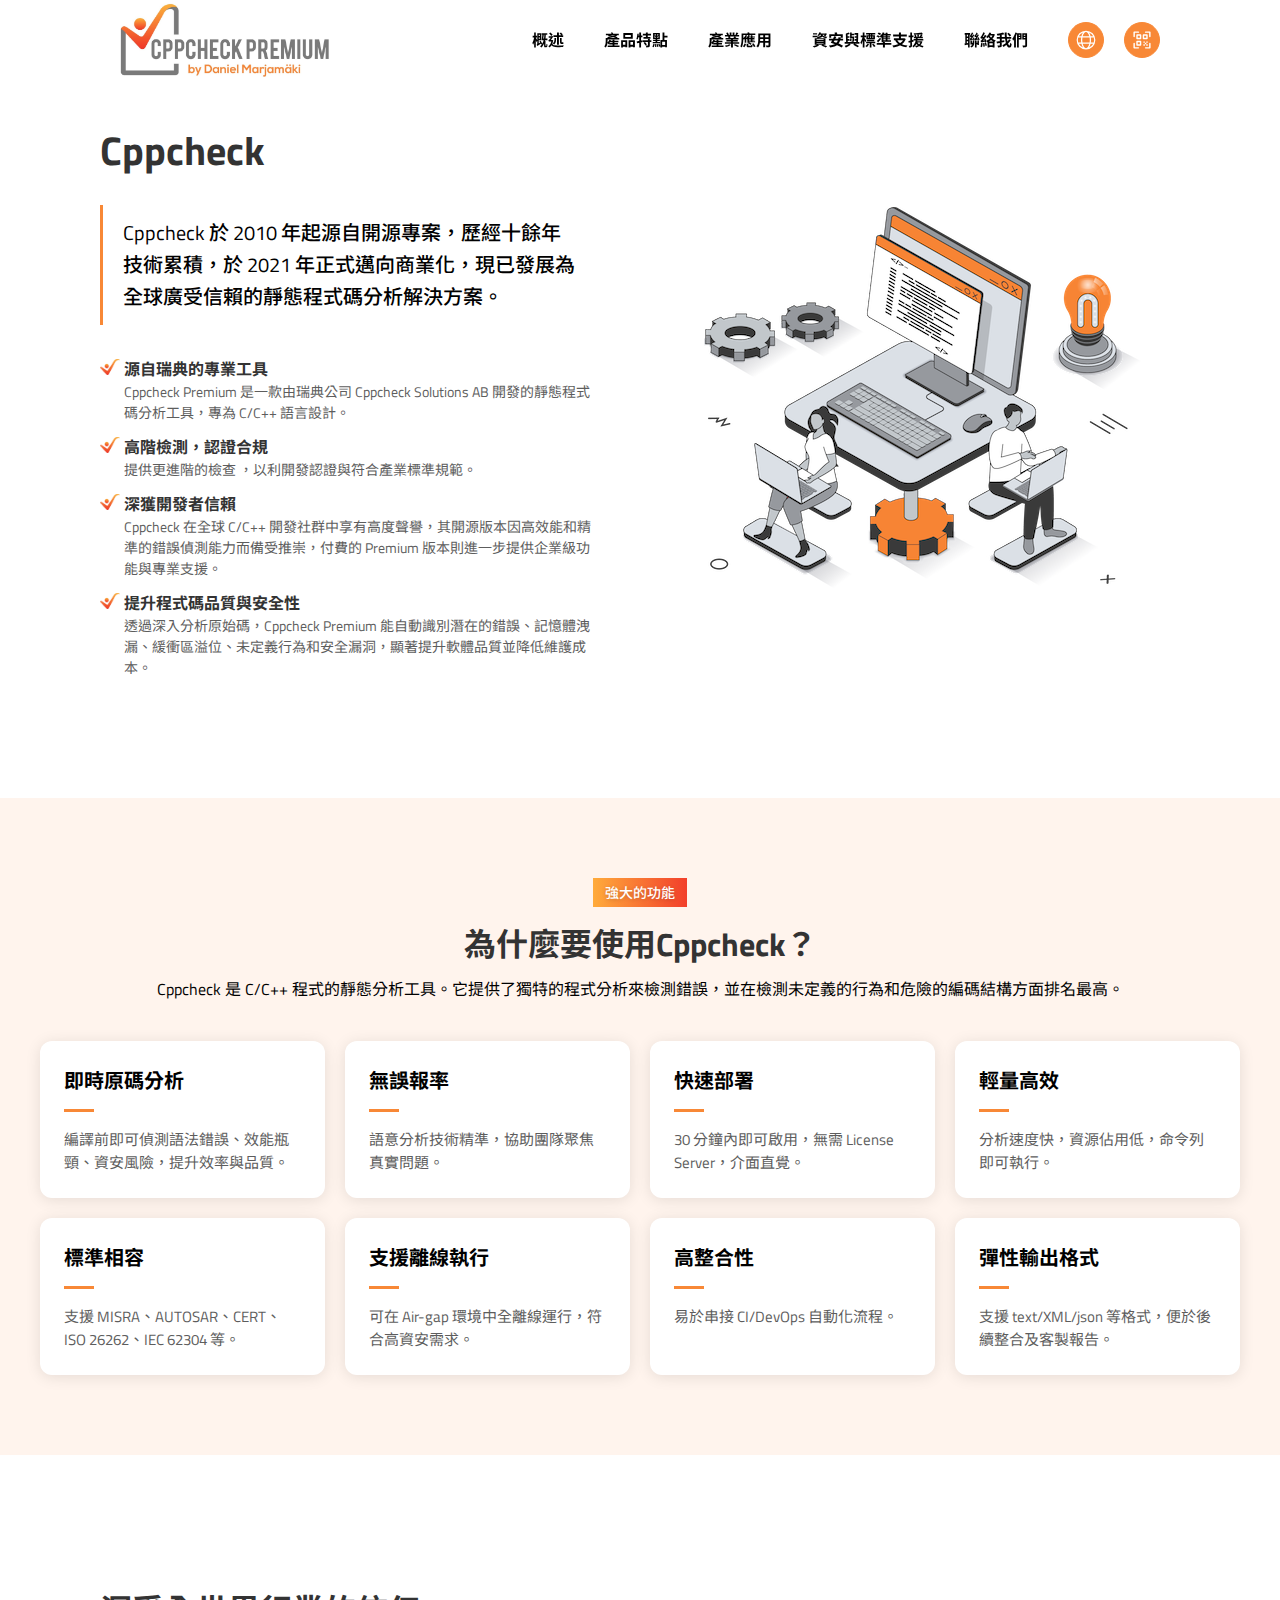
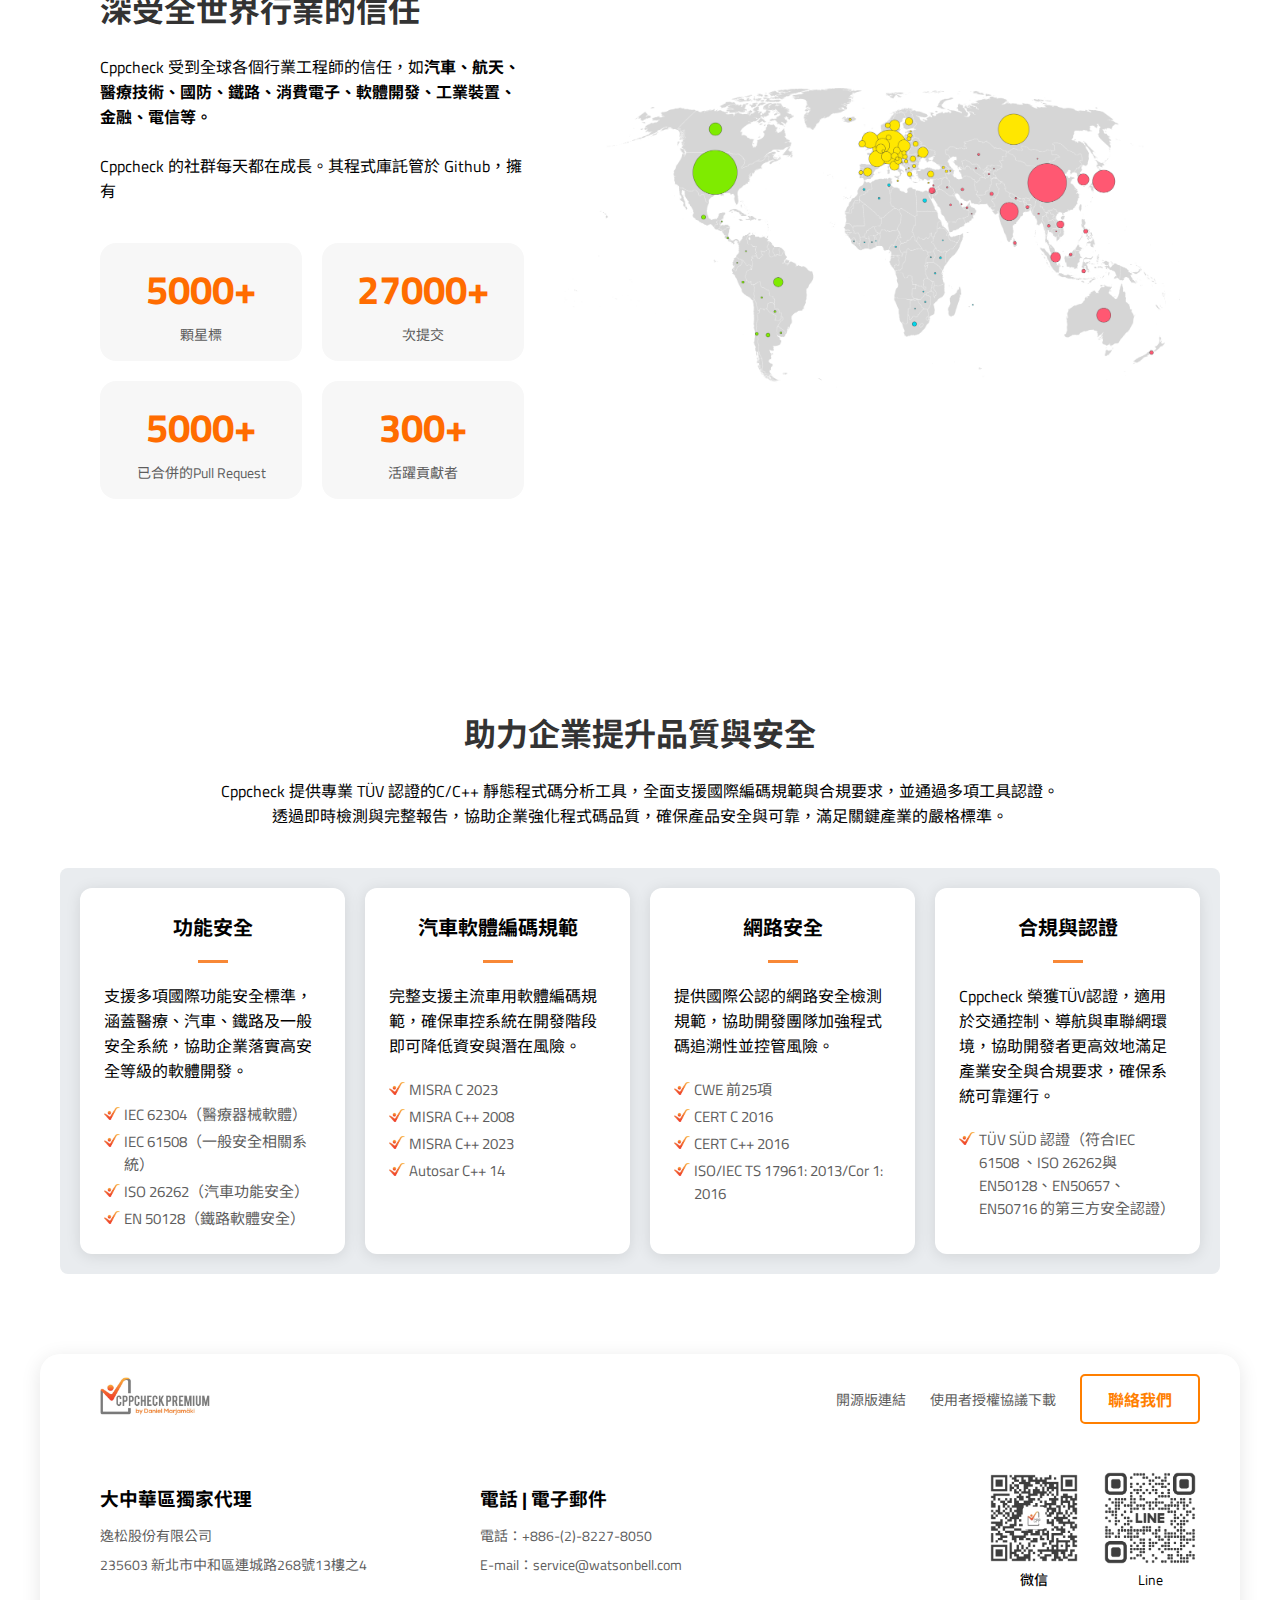
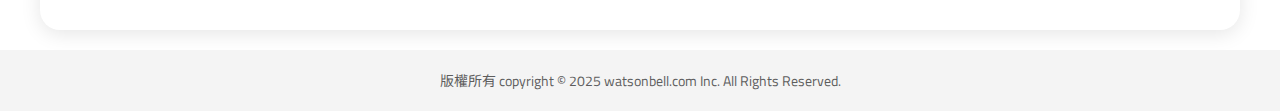
<file: index.html>
<!DOCTYPE html>
<html lang="zh-TW">
  <head>
    <meta charset="UTF-8" />
    <meta name="viewport" content="width=device-width, initial-scale=1.0" />
    <!-- 設定為響應式網頁-->
    <title>Cppcheck Premium</title>
    <meta property="og:title" content="Cppcheck｜C/C++ 程式碼靜態分析與合規工具" />
    <meta property="og:description" content="Cppcheck 是一款 C/C++ 程式碼靜態分析工具，用於程式缺陷檢測，支援 MISRA、AUTOSAR、CERT 規範，協助提升程式品質與安全性。" />
    <link rel="preconnect" href="https://fonts.googleapis.com">
<link rel="preconnect" href="https://fonts.gstatic.com" crossorigin>
<link href="https://fonts.googleapis.com/css2?family=Noto+Sans+TC:wght@100..900&family=Titillium+Web:ital,wght@0,200;0,300;0,400;0,600;0,700;0,900;1,200;1,300;1,400;1,600;1,700&display=swap" rel="stylesheet">
    <link rel="stylesheet" href="style.css" />
  </head>

  <body>
    <header>
      <h1><a href="./">Cppcheck Premium</a></h1>
      <nav>
        <ul>
          <li class="menu-close">
            <button>
              <svg
                height="329pt"
                viewBox="0 0 329.26933 329"
                width="329pt"
                xmlns="http://www.w3.org/2000/svg"
                id="fi_1828778"
              >
                <path
                  d="m194.800781 164.769531 128.210938-128.214843c8.34375-8.339844 8.34375-21.824219 0-30.164063-8.339844-8.339844-21.824219-8.339844-30.164063 0l-128.214844 128.214844-128.210937-128.214844c-8.34375-8.339844-21.824219-8.339844-30.164063 0-8.34375 8.339844-8.34375 21.824219 0 30.164063l128.210938 128.214843-128.210938 128.214844c-8.34375 8.339844-8.34375 21.824219 0 30.164063 4.15625 4.160156 9.621094 6.25 15.082032 6.25 5.460937 0 10.921875-2.089844 15.082031-6.25l128.210937-128.214844 128.214844 128.214844c4.160156 4.160156 9.621094 6.25 15.082032 6.25 5.460937 0 10.921874-2.089844 15.082031-6.25 8.34375-8.339844 8.34375-21.824219 0-30.164063zm0 0"
                ></path>
              </svg>
            </button>
          </li>
          <li><a href="#overview">概述</a></li>
          <li><a href="#features-wrap">產品特點</a></li>
          <li><a href="#industry">產業應用</a></li>
          <li><a href="#standards-wrap">資安與標準支援</a></li>
          <li><a href="./service-page.html">聯絡我們</a></li>
        </ul>
        <div class="header_btns">
        <div class="lang">
          <button class="lang_active header_btn">
            <svg
              xmlns="http://www.w3.org/2000/svg"
              width="512"
              height="512"
              viewBox="0 0 32 32"
              id="fi_3059430"
            >
              <g id="Layer_3" data-name="Layer 3">
                <path
                  d="M16,1A15,15,0,1,0,31,16,15.017,15.017,0,0,0,16,1Zm0,28c-2.065,0-4.227-2.662-5.3-7H21.3C20.227,26.338,18.065,29,16,29Zm-5.706-9a27.358,27.358,0,0,1,0-8H21.706A26.651,26.651,0,0,1,22,16a26.651,26.651,0,0,1-.294,4ZM3,16a12.94,12.94,0,0,1,.636-4h4.65a28.115,28.115,0,0,0,0,8H3.636A12.94,12.94,0,0,1,3,16ZM16,3c2.065,0,4.227,2.662,5.3,7H10.7C11.773,5.662,13.935,3,16,3Zm7.714,9h4.65a12.9,12.9,0,0,1,0,8h-4.65A28.351,28.351,0,0,0,24,16,28.351,28.351,0,0,0,23.714,12Zm3.807-2H23.354a16.766,16.766,0,0,0-2.567-6.075A13.063,13.063,0,0,1,27.521,10ZM11.213,3.925A16.766,16.766,0,0,0,8.646,10H4.479A13.063,13.063,0,0,1,11.213,3.925ZM4.479,22H8.646a16.766,16.766,0,0,0,2.567,6.075A13.063,13.063,0,0,1,4.479,22Zm16.308,6.075A16.766,16.766,0,0,0,23.354,22h4.167A13.063,13.063,0,0,1,20.787,28.075Z"
                ></path>
              </g>
            </svg>
          </button>
          <ul class="lang_list">
            <li><a href="" class="active">繁體中文</a></li>
            <li><a href="">简体中文</a></li>
            <li><a href="https://www.cppcheck.com/">English</a></li>
          </ul>
        </div>
        <div class="qrcode">
          <div class="qrcode_active header_btn">
            <svg clip-rule="evenodd" fill-rule="evenodd" height="512" stroke-linejoin="round" stroke-miterlimit="2" viewBox="0 0 28 28" width="512" xmlns="http://www.w3.org/2000/svg" id="fi_8618309"><g transform="translate(-168 -84)"><g id="Icon"><g transform="matrix(.5 0 0 .5 110.525 89.5)"><path d="m141 3c0-1.105-.895-2-2-2h-10c-1.105 0-2 .895-2 2v10c0 1.105.895 2 2 2h10c1.105 0 2-.895 2-2zm-4 2v6h-6v-6z"></path></g><g transform="translate(1 1)"><path d="m176 85h-6c-.552 0-1 .448-1 1v6c0 .552.448 1 1 1s1-.448 1-1v-5h5c.552 0 1-.448 1-1s-.448-1-1-1z"></path></g><g transform="matrix(-1 0 0 1 363 1)"><path d="m176 87h-5v5c0 .552-.448 1-1 1s-1-.448-1-1v-6c0-.552.448-1 1-1h6c.552 0 1 .448 1 1s-.448 1-1 1z"></path></g><g transform="matrix(-1 0 0 -1 363 195)"><path d="m176 85h-6c-.552 0-1 .448-1 1v6c0 .552.448 1 1 1s1-.448 1-1v-5h5c.552 0 1-.448 1-1s-.448-1-1-1z"></path></g><g transform="matrix(1 0 0 -1 1 195)"><path d="m176 87h-5v5c0 .552-.448 1-1 1s-1-.448-1-1v-6c0-.552.448-1 1-1h6c.552 0 1 .448 1 1s-.448 1-1 1z"></path></g><g transform="matrix(.5 0 0 .5 119.492 89.5)"><path d="m141 3c0-1.105-.895-2-2-2h-10c-1.105 0-2 .895-2 2v10c0 1.105.895 2 2 2h10c1.105 0 2-.895 2-2zm-4 2v6h-6v-6z"></path></g><g transform="matrix(.5 0 0 .5 110.5 98.5)"><path d="m141 3c0-1.105-.895-2-2-2h-10c-1.105 0-2 .895-2 2v10c0 1.105.895 2 2 2h10c1.105 0 2-.895 2-2zm-4 2v6h-6v-6z"></path></g><g transform="matrix(.2 0 0 .2 158.2 99.4)"><path d="m129 3h10v10h-10z"></path></g><g transform="matrix(.2 0 0 .2 162.208 103.4)"><path d="m129 3h10v10h-10z"></path></g><g transform="matrix(.2 0 0 .2 160.2 101.4)"><path d="m129 3h10v10h-10z"></path></g><g transform="matrix(.2 0 0 .2 158.192 103.4)"><path d="m129 3h10v10h-10z"></path></g><g transform="matrix(.2 0 0 .2 162.2 99.4)"><path d="m129 3h10v10h-10z"></path></g></g></g></svg>
          </div>
          <div class="qrcode_list">
            <div class="qrcode_list_inner">
              <div class="qrcode-item">
                <img src="./images/wechat.png" alt="">
                <p>微信</p>
              </div>
              <div class="qrcode-item">
                <img src="./images/line.png" alt="">
                <p>Line</p>
              </div>
            </div>
          </div>
        </div>
        <button class="menu header_btn">
          <svg
            height="384pt"
            viewBox="0 -53 384 384"
            width="384pt"
            xmlns="http://www.w3.org/2000/svg"
            id="fi_1828859"
          >
            <path
              d="m368 154.667969h-352c-8.832031 0-16-7.167969-16-16s7.167969-16 16-16h352c8.832031 0 16 7.167969 16 16s-7.167969 16-16 16zm0 0"
            ></path>
            <path
              d="m368 32h-352c-8.832031 0-16-7.167969-16-16s7.167969-16 16-16h352c8.832031 0 16 7.167969 16 16s-7.167969 16-16 16zm0 0"
            ></path>
            <path
              d="m368 277.332031h-352c-8.832031 0-16-7.167969-16-16s7.167969-16 16-16h352c8.832031 0 16 7.167969 16 16s-7.167969 16-16 16zm0 0"
            ></path>
          </svg>
        </button>

        </div>
      </nav>
    </header>

    <main>
      <!-- 概述 -->
      <section class="overview" id="overview">
        <div class="overview-text">
          <h2>Cppcheck</h2>
          <p>
            Cppcheck 於 2010 年起源自開源專案，歷經十餘年技術累積，於 2021 年正式邁向商業化，現已發展為全球廣受信賴的靜態程式碼分析解決方案。
          </p>
          <ul>
            <li>
              <strong>源自瑞典的專業工具</strong> <br />Cppcheck Premium 是一款由瑞典公司 Cppcheck Solutions AB 開發的靜態程式碼分析工具，專為 C/C++ 語言設計。
            </li>
            <li>
              <strong>高階檢測，認證合規</strong> <br />提供更進階的檢查 ，以利開發認證與符合產業標準規範。
            </li>
            <li>
              <strong>深獲開發者信賴</strong> <br />Cppcheck 在全球 C/C++ 開發社群中享有高度聲譽，其開源版本因高效能和精準的錯誤偵測能力而備受推崇，付費的 Premium 版本則進一步提供企業級功能與專業支援。
            </li>
            <li>
              <strong>提升程式碼品質與安全性</strong>
              <br />透過深入分析原始碼，Cppcheck Premium 能自動識別潛在的錯誤、記憶體洩漏、緩衝區溢位、未定義行為和安全漏洞，顯著提升軟體品質並降低維護成本。
            </li>
          </ul>
        </div>
        <div class="overview-image">
          <img
            src="images/Software programming_cppcheck_30p.png"
            alt="Cppcheck Tool"
          />
        </div>
      </section>

      <!-- 產品特點 -->
      <section class="features-wrap" id="features-wrap">
        <div class="features-title" id="features-title">
          <p class="features-subtitle">強大的功能</p>
          <h2>為什麼要使用Cppcheck？</h2>
          <p>
            Cppcheck 是 C/C++ 程式的靜態分析工具。它提供了獨特的程式分析來檢測錯誤，並在檢測未定義的行為和危險的編碼結構方面排名最高。
          </p>
        </div>
        <div class="features">
          <div class="feature">
            <h3>即時原碼分析</h3>
            <p>編譯前即可偵測語法錯誤、效能瓶頸、資安風險，提升效率與品質。</p>
          </div>
          <div class="feature">
            <h3>無誤報率</h3>
            <p>語意分析技術精準，協助團隊聚焦真實問題。</p>
          </div>
          <div class="feature">
            <h3>快速部署</h3>
            <p>30 分鐘內即可啟用，無需 License Server，介面直覺。</p>
          </div>
          <div class="feature">
            <h3>輕量高效</h3>
            <p>分析速度快，資源佔用低，命令列即可執行。</p>
          </div>
          <div class="feature">
            <h3>標準相容</h3>
            <p>支援 MISRA、AUTOSAR、CERT、ISO 26262、IEC 62304 等。</p>
          </div>
          <div class="feature">
            <h3>支援離線執行</h3>
            <p>可在 Air-gap 環境中全離線運行，符合高資安需求。</p>
          </div>
          <div class="feature">
            <h3>高整合性</h3>
            <p>易於串接 CI/DevOps 自動化流程。</p>
          </div>
          <div class="feature">
            <h3>彈性輸出格式</h3>
            <p>支援 text/XML/json 等格式，便於後續整合及客製報告。</p>
          </div>
        </div>
      </section>

      <!-- 適用產業 -->
      <section class="industry" id="industry">
        <div class="industry-text">
          <h2>深受全世界行業的信任</h2>
          <p>
            Cppcheck 受到全球各個行業工程師的信任，如<strong
              >汽車、航天、醫療技術、國防、鐵路、消費電子、軟體開發、工業裝置、金融、電信等。</strong
            ><br /><br />
            Cppcheck 的社群每天都在成長。其程式庫託管於 Github，擁有
          </p>
          <div class="industry_info">
            <div class="industry_info_item">
              <h3>5000+</h3>
              <p>顆星標</p>
            </div>
            <div class="industry_info_item">
              <h3>27000+</h3>
              <p>次提交</p>
            </div>
            <div class="industry_info_item">
              <h3>5000+</h3>
              <p>已合併的Pull Request</p>
            </div>
            <div class="industry_info_item">
              <h3>300+</h3>
              <p>活躍貢獻者</p>
            </div>
          </div>
        </div>
        <div class="industry-image">
          <img src="images/World_map.png" alt="industry" />
        </div>
      </section>

      <!-- 安全標準與合規 -->
      <section class="standards-wrap" id="standards-wrap">
        <div class="standards-title" id="standards-title">
          <h2>助力企業提升品質與安全</h2>
          <p>
            Cppcheck 提供專業 TÜV 認證的C/C++ 靜態程式碼分析工具，全面支援國際編碼規範與合規要求，並通過多項工具認證。<br>透過即時檢測與完整報告，協助企業強化程式碼品質，確保產品安全與可靠，滿足關鍵產業的嚴格標準。
          </p>
        </div>
        <div class="standards" id="standards">
          <div class="standard">
            <h3>功能安全</h3>
            <p>
              支援多項國際功能安全標準，涵蓋醫療、汽車、鐵路及一般安全系統，協助企業落實高安全等級的軟體開發。
            </p>
            <ul>
              <li>IEC 62304（醫療器械軟體）</li>
              <li>IEC 61508（一般安全相關系統）</li>
              <li>ISO 26262（汽車功能安全）</li>
              <li>EN 50128（鐵路軟體安全）</li>
            </ul>
          </div>
          <div class="standard">
            <h3>汽車軟體編碼規範</h3>
            <p>
              完整支援主流車用軟體編碼規範，確保車控系統在開發階段即可降低資安與潛在風險。
            </p>
            <ul>
              <li>MISRA C 2023</li>
              <li>MISRA C++ 2008</li>
              <li>MISRA C++ 2023</li>
              <li>Autosar C++ 14</li>
            </ul>
          </div>
          <div class="standard">
            <h3>網路安全</h3>
            <p>
              提供國際公認的網路安全檢測規範，協助開發團隊加強程式碼追溯性並控管風險。
            </p>
            <ul>
              <li>CWE 前25項</li>
              <li>CERT C 2016</li>
              <li>CERT C++ 2016</li>
              <li>ISO/IEC TS 17961: 2013/Cor 1: 2016</li>
            </ul>
          </div>
          <div class="standard">
            <h3>合規與認證</h3>
            <p>
               Cppcheck 榮獲TÜV認證，適用於交通控制、導航與車聯網環境，協助開發者更高效地滿足產業安全與合規要求，確保系統可靠運行。
            </p>
            <ul>
              <li>
                TÜV SÜD 認證（符合IEC 61508 、ISO 26262與EN50128、EN50657、EN50716 的第三方安全認證）
              </li>
            </ul>
          </div>
        </div>
      </section>

      <!-- 安聯繫我們 -->
      <section class="info-section-container" , id="info">
        <div class="info-top">
        <div class="top-logo">
          <img src="images/CppLogo.jpeg" alt="公司 Logo" class="logo-img" />
        </div>
        <div class="info-links">
          <a class="info-link" href="https://cppcheck.sourceforge.io/">開源版連結 </a>
          <a class="info-link" href="https://app-eu1.hubspotdocuments.com/documents/25267601/view/883134571?accessId=625c0a&hsLang=en">使用者授權協議下載 </a>
          <a href="service-page.html" class="service-button">聯絡我們</a>
        </div>
            

        </div>

        <div class="info-blocks-wrapper">
          <div class="info-block left-block">
            <h3>大中華區獨家代理</h3>
            <p class="company-name">
              <a
                href="https://www.watsonbell.com"
                target="_blank"
                class="company-link"
              >
                逸松股份有限公司
              </a>
            </p>
            <p class="address">235603 新北市中和區連城路268號13樓之4</p>
          </div>

          <div class="info-block middle-block">
            <h3>電話 | 電子郵件</h3>
            <p class="phone-number">電話：+886-(2)-8227-8050</p>
            <p class="email-address">E-mail：service@watsonbell.com</p>
          </div>

          <div class="info-block right-block">
            <div class="info-qrcode">
              <div class="qrcode-item">
                <img src="./images/wechat.png" alt="">
                <p>微信</p>
              </div>
              <div class="qrcode-item">
                <img src="./images/line.png" alt="">
                <p>Line</p>
              </div>
            </div>
          </div>
        </div>
      </section>
    </main>

    <footer>
      <p>版權所有 copyright © 2025 watsonbell.com Inc. All Rights Reserved.</p>
    </footer>

    <script src="./js/jquery-3.7.1.min.js"></script>
    <script src="./js/common.js"></script>
  </body>
</html>
</file>
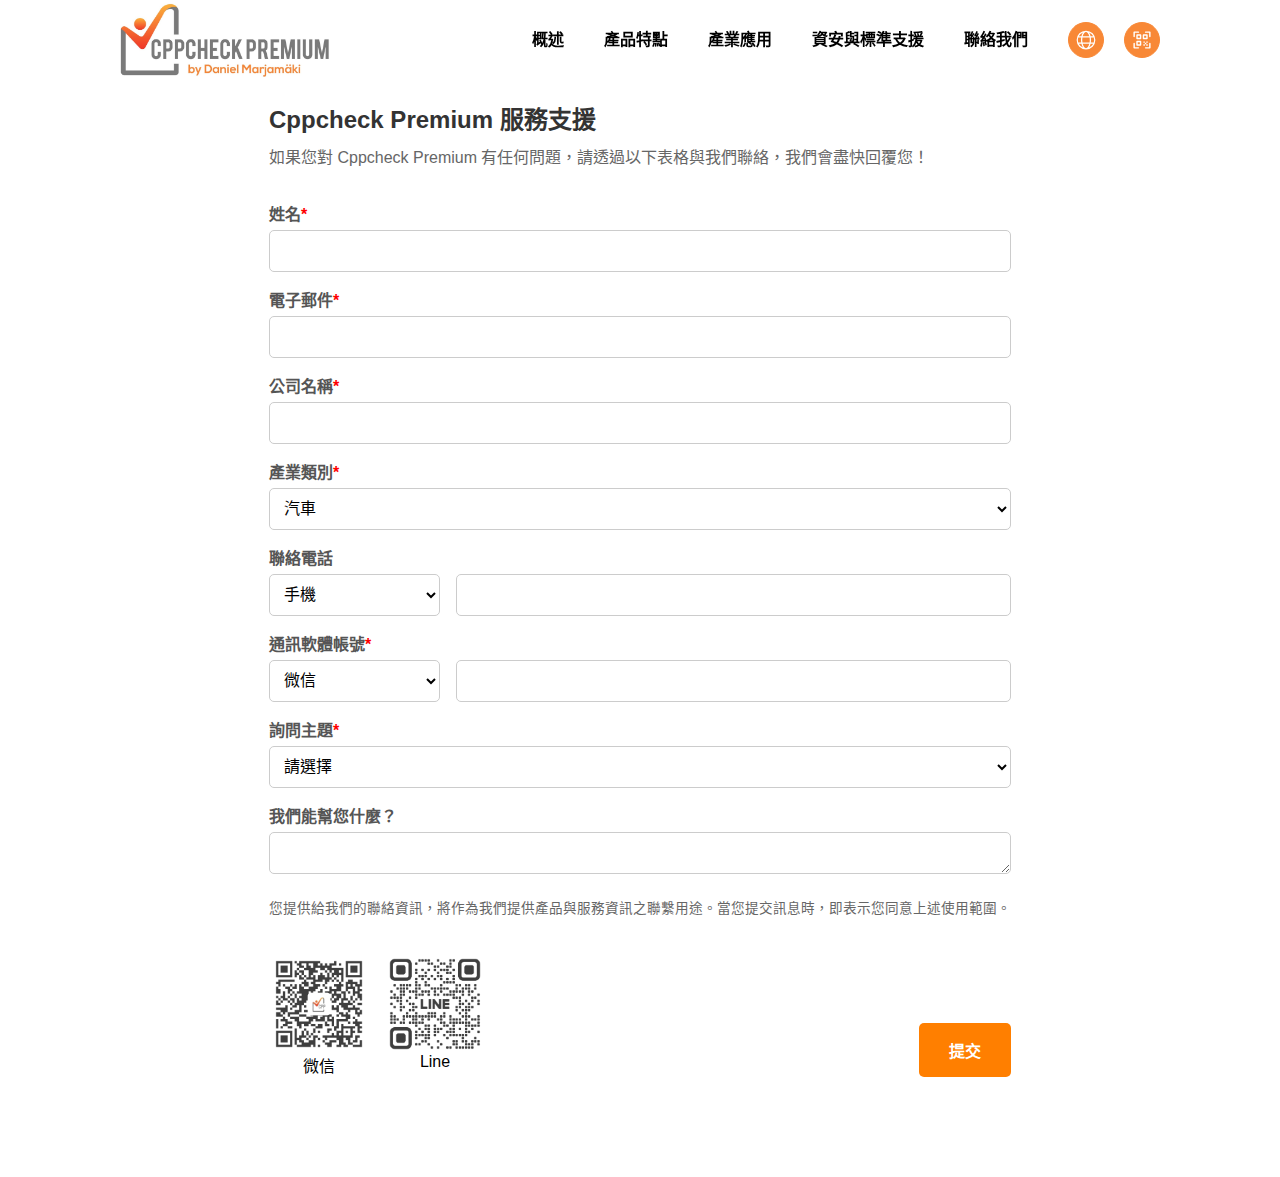
<file: service-page.html>
<!DOCTYPE html>
<html lang="zh-TW">

<head>
    <meta charset="UTF-8">
    <meta name="viewport" content="width=device-width, initial-scale=1.0">  <!-- 設定支援RWD-->
    <title>聯絡我們</title>
    <link rel="stylesheet" href="style.css">
</head>

<body class="contact-page">
  <header>
      <h1><a href="./">Cppcheck Premium</a></h1>
      <nav>
        <ul>
          <li class="menu-close">
            <button>
              <svg
                height="329pt"
                viewBox="0 0 329.26933 329"
                width="329pt"
                xmlns="http://www.w3.org/2000/svg"
                id="fi_1828778"
              >
                <path
                  d="m194.800781 164.769531 128.210938-128.214843c8.34375-8.339844 8.34375-21.824219 0-30.164063-8.339844-8.339844-21.824219-8.339844-30.164063 0l-128.214844 128.214844-128.210937-128.214844c-8.34375-8.339844-21.824219-8.339844-30.164063 0-8.34375 8.339844-8.34375 21.824219 0 30.164063l128.210938 128.214843-128.210938 128.214844c-8.34375 8.339844-8.34375 21.824219 0 30.164063 4.15625 4.160156 9.621094 6.25 15.082032 6.25 5.460937 0 10.921875-2.089844 15.082031-6.25l128.210937-128.214844 128.214844 128.214844c4.160156 4.160156 9.621094 6.25 15.082032 6.25 5.460937 0 10.921874-2.089844 15.082031-6.25 8.34375-8.339844 8.34375-21.824219 0-30.164063zm0 0"
                ></path>
              </svg>
            </button>
          </li>
          <li><a href="#overview">概述</a></li>
          <li><a href="#features-wrap">產品特點</a></li>
          <li><a href="#industry">產業應用</a></li>
          <li><a href="#standards-wrap">資安與標準支援</a></li>
          <li><a href="#info">聯絡我們</a></li>
        </ul>
        <div class="header_btns">
        <div class="lang">
          <button class="lang_active header_btn">
            <svg
              xmlns="http://www.w3.org/2000/svg"
              width="512"
              height="512"
              viewBox="0 0 32 32"
              id="fi_3059430"
            >
              <g id="Layer_3" data-name="Layer 3">
                <path
                  d="M16,1A15,15,0,1,0,31,16,15.017,15.017,0,0,0,16,1Zm0,28c-2.065,0-4.227-2.662-5.3-7H21.3C20.227,26.338,18.065,29,16,29Zm-5.706-9a27.358,27.358,0,0,1,0-8H21.706A26.651,26.651,0,0,1,22,16a26.651,26.651,0,0,1-.294,4ZM3,16a12.94,12.94,0,0,1,.636-4h4.65a28.115,28.115,0,0,0,0,8H3.636A12.94,12.94,0,0,1,3,16ZM16,3c2.065,0,4.227,2.662,5.3,7H10.7C11.773,5.662,13.935,3,16,3Zm7.714,9h4.65a12.9,12.9,0,0,1,0,8h-4.65A28.351,28.351,0,0,0,24,16,28.351,28.351,0,0,0,23.714,12Zm3.807-2H23.354a16.766,16.766,0,0,0-2.567-6.075A13.063,13.063,0,0,1,27.521,10ZM11.213,3.925A16.766,16.766,0,0,0,8.646,10H4.479A13.063,13.063,0,0,1,11.213,3.925ZM4.479,22H8.646a16.766,16.766,0,0,0,2.567,6.075A13.063,13.063,0,0,1,4.479,22Zm16.308,6.075A16.766,16.766,0,0,0,23.354,22h4.167A13.063,13.063,0,0,1,20.787,28.075Z"
                ></path>
              </g>
            </svg>
          </button>
          <ul class="lang_list">
            <li><a href="" class="active">繁體中文</a></li>
            <li><a href="">简体中文</a></li>
            <li><a href="https://www.cppcheck.com/">English</a></li>
          </ul>
        </div>
        <div class="qrcode">
          <div class="qrcode_active header_btn">
            <svg clip-rule="evenodd" fill-rule="evenodd" height="512" stroke-linejoin="round" stroke-miterlimit="2" viewBox="0 0 28 28" width="512" xmlns="http://www.w3.org/2000/svg" id="fi_8618309"><g transform="translate(-168 -84)"><g id="Icon"><g transform="matrix(.5 0 0 .5 110.525 89.5)"><path d="m141 3c0-1.105-.895-2-2-2h-10c-1.105 0-2 .895-2 2v10c0 1.105.895 2 2 2h10c1.105 0 2-.895 2-2zm-4 2v6h-6v-6z"></path></g><g transform="translate(1 1)"><path d="m176 85h-6c-.552 0-1 .448-1 1v6c0 .552.448 1 1 1s1-.448 1-1v-5h5c.552 0 1-.448 1-1s-.448-1-1-1z"></path></g><g transform="matrix(-1 0 0 1 363 1)"><path d="m176 87h-5v5c0 .552-.448 1-1 1s-1-.448-1-1v-6c0-.552.448-1 1-1h6c.552 0 1 .448 1 1s-.448 1-1 1z"></path></g><g transform="matrix(-1 0 0 -1 363 195)"><path d="m176 85h-6c-.552 0-1 .448-1 1v6c0 .552.448 1 1 1s1-.448 1-1v-5h5c.552 0 1-.448 1-1s-.448-1-1-1z"></path></g><g transform="matrix(1 0 0 -1 1 195)"><path d="m176 87h-5v5c0 .552-.448 1-1 1s-1-.448-1-1v-6c0-.552.448-1 1-1h6c.552 0 1 .448 1 1s-.448 1-1 1z"></path></g><g transform="matrix(.5 0 0 .5 119.492 89.5)"><path d="m141 3c0-1.105-.895-2-2-2h-10c-1.105 0-2 .895-2 2v10c0 1.105.895 2 2 2h10c1.105 0 2-.895 2-2zm-4 2v6h-6v-6z"></path></g><g transform="matrix(.5 0 0 .5 110.5 98.5)"><path d="m141 3c0-1.105-.895-2-2-2h-10c-1.105 0-2 .895-2 2v10c0 1.105.895 2 2 2h10c1.105 0 2-.895 2-2zm-4 2v6h-6v-6z"></path></g><g transform="matrix(.2 0 0 .2 158.2 99.4)"><path d="m129 3h10v10h-10z"></path></g><g transform="matrix(.2 0 0 .2 162.208 103.4)"><path d="m129 3h10v10h-10z"></path></g><g transform="matrix(.2 0 0 .2 160.2 101.4)"><path d="m129 3h10v10h-10z"></path></g><g transform="matrix(.2 0 0 .2 158.192 103.4)"><path d="m129 3h10v10h-10z"></path></g><g transform="matrix(.2 0 0 .2 162.2 99.4)"><path d="m129 3h10v10h-10z"></path></g></g></g></svg>
          </div>
          <div class="qrcode_list">
            <div class="qrcode_list_inner">
              <div class="qrcode-item">
                <img src="./images/wechat.png" alt="">
                <p>微信</p>
              </div>
              <div class="qrcode-item">
                <img src="./images/line.png" alt="">
                <p>Line</p>
              </div>
            </div>
          </div>
        </div>
        <button class="menu header_btn">
          <svg
            height="384pt"
            viewBox="0 -53 384 384"
            width="384pt"
            xmlns="http://www.w3.org/2000/svg"
            id="fi_1828859"
          >
            <path
              d="m368 154.667969h-352c-8.832031 0-16-7.167969-16-16s7.167969-16 16-16h352c8.832031 0 16 7.167969 16 16s-7.167969 16-16 16zm0 0"
            ></path>
            <path
              d="m368 32h-352c-8.832031 0-16-7.167969-16-16s7.167969-16 16-16h352c8.832031 0 16 7.167969 16 16s-7.167969 16-16 16zm0 0"
            ></path>
            <path
              d="m368 277.332031h-352c-8.832031 0-16-7.167969-16-16s7.167969-16 16-16h352c8.832031 0 16 7.167969 16 16s-7.167969 16-16 16zm0 0"
            ></path>
          </svg>
        </button>

        </div>
      </nav>
    </header>

  <main>
    <h2>Cppcheck Premium 服務支援</h2>

    <p class="description">
        如果您對 Cppcheck Premium 有任何問題，請透過以下表格與我們聯絡，我們會盡快回覆您！
    </p>

    <form action="javascript: GoogleForm()" id="contactForm">
            <div class="form-row">
                <label for="name">姓名<span class="required">*</span></label>
                <input type="text" id="name" name="Name" required>
            </div>

            <div class="form-row">
                <label for="email">電子郵件<span class="required">*</span></label>
                <input type="email" id="email" name="Email" required>
            </div>

            <div class="form-row">
                <label for="company">公司名稱<span class="required">*</span></label>
                <input type="text" id="company" name="Company" required>
            </div>

            <div class="form-row">
                <label for="phone">產業類別<span class="required">*</span></label>
                <select name="" id="" required>
                        <option value="">汽車</option>
                        <option value="">航天</option>
                        <option value="">醫療器械</option>
                        <option value="">國防</option>
                        <option value="">鐵路</option>
                        <option value="">消費電子</option>
                        <option value="">軟體開發</option>
                        <option value="">工業裝置</option>
                        <option value="">金融</option>
                        <option value="">電信</option>
                        <option value="">其他</option>
                    </select>
            </div>

            <div class="form-row">
                <label for="phone">聯絡電話</label>
                <div class="form-inner">
                    <select name="" id="">
                        <option value="">手機</option>
                        <option value="">公司電話</option>
                    </select>
                    <input type="text" id="phone" name="Phone">
                </div>
            </div>

            <div class="form-row">
                <label for="phone">通訊軟體帳號<span class="required">*</span></label>
                <div class="form-inner">
                    <select name="" id="" required>
                        <option value="">微信</option>
                        <option value="">Line</option>
                        <option value="">其他</option>
                    </select>
                    <input type="text" id="media" name="media" readonly>
                </div>
            </div>

            <div class="form-row">
                <label for="subject">詢問主題<span class="required">*</span></label>
                <select id="subject" name="Subject" required>
                    <option value="" disabled selected>請選擇</option>

                    <optgroup label="客服相關">
                        <option>與銷售人員交談</option>
                        <option>產品介紹文件</option>
                        <option>免費試用Cppcheck</option>
                        <option>價格與授權詢問</option>
                        <option>帳單和付款資訊</option>
                    </optgroup>
            
                    <optgroup label="技術支援">
                        <option>軟體安裝與設定</option>
                        <option>技術支援要求</option>
                        <option>分析結果與誤報問題</option>
                    </optgroup>
            
                    <optgroup label="其它">
                        <option>其它問題</option>
                    </optgroup>
                </select>
            </div>

            <div class="form-row full-width">
                <label for="question">我們能幫您什麼？</label>
                <textarea id="question" name="Question" rows="5"></textarea>
            </div>

            <p class="disclaimer">
                您提供給我們的聯絡資訊，將作為我們提供產品與服務資訊之聯繫用途。當您提交訊息時，即表示您同意上述使用範圍。
            </p>

            <div class="form_bottom">
            <div class="info-qrcode">
              <div class="qrcode-item">
                <img src="./images/wechat.png" alt="">
                <p>微信</p>
              </div>
              <div class="qrcode-item">
                <img src="./images/line.png" alt="">
                <p>Line</p>
              </div>
            </div>
            <div class="submit-row">
                <button type="submit" class="submit-button">提交</button>
            </div>

            </div>


    </form>

  </main>

  <!-- JavaScript -->
   <script src="./js/jquery-3.7.1.min.js"></script>
    <script src="./js/common.js"></script>
  <script src="https://cdnjs.cloudflare.com/ajax/libs/jquery/3.3.1/jquery.min.js"></script>
  <script>
      function GoogleForm() {
          // 宣告欄位
          var field1 = $("[name='Name']").val();
          var field2 = $("[name='Email']").val();
          var field3 = $("[name='Company']").val();
          var field4 = $("[name='Phone']").val();
          var field5 = $("[name='Subject']").val();
          var field6 = $("[name='Question']").val();
          $.ajax({
              url: "https://docs.google.com/forms/u/0/d/e/1FAIpQLScrQDtYCxtWJhlYHlxHBySZrZPuhKm4eDYYGeMYHRR8rG5s0Q/formResponse",   // Google Form「原始碼」標籤裡面的form action網址
              data: {
                  // Google Form「元件」標籤裡面搜尋"entry"
                  "entry.41073338": field1,
                  "entry.1138436996": field2,
                  "entry.395248319": field3,
                  "entry.2054497579": field4,
                  "entry.531304670": field5,
                  "entry.1582170040": field6
              },
              type: "Post",
              dataType: "xml",
              statusCode: {
                  0: function() {
                      alert("您的訊息已成功送出！");
                      document.getElementById('contactForm').reset();   // 清除表格內容
                  },
                  200: function() {
                      alert("您的訊息已成功送出！");
                      document.getElementById('contactForm').reset();   // 清除表格內容
                  },
                  400: function () {
                      alert("錯誤 400：請求格式有誤，請檢查您填寫的內容。");
                  },
                  401: function () {
                      alert("錯誤 401：您沒有權限送出，請確認登入狀態。");
                  },
                  403: function () {
                      alert("錯誤 403：禁止存取，您的請求被拒絕。");
                  },
                  404: function () {
                      alert("錯誤 404：伺服器找不到資源，請稍後再試。");
                  },
                  500: function () {
                      alert("錯誤 500：伺服器發生錯誤，請稍後再試。");
                  },
                  503: function () {
                      alert("錯誤 503：伺服器暫時無法使用，請稍後再試。");
                  },
                  default: function() {
                      alert("發生未知錯誤，請稍後再試。");
                  }
              }
          })
      }
  </script>

</body>

</html>
</file>
<file: style.css>
:root {
    --primary-color: #F88836;
    --gray: #5d5d5d;
    --primary-transition: 0.3s;
}

/* 移除瀏覽器預設的邊距 */
* {
    margin: 0;
    padding: 0;
    box-sizing: border-box;
}

/* 這一行可以讓所有頁內錨點連結的跳轉效果變得平滑 */
html {
    scroll-behavior: smooth;
}

/* 共用樣式：所有頁面都繼承 */
body {
    font-family: "Titillium Web", "noto sans TC", "Microsoft YaHei", "微软雅黑", sans-serif;
}

a {
    transition: var(--primary-transition);
    cursor: pointer;
}

button {
    padding: 0;
    border: 0;
    background-color: transparent;
}

section {
    padding: 80px 20px;
    width: 100%;
    max-width: 1200px;
    margin: 0 auto;
    overflow: hidden;
}


/* ------------------------------------------------------------------------- */
/* 「Header」Section                                                          */
/* ------------------------------------------------------------------------- */

header {
    background-color: white;
    height: 80px;
    width: 100%;       /* 寬度與視窗同寬 */
    position: fixed;   /* 固定在頁面，不因捲動而移動 */
    top: 0;            /* 確保 header 貼齊頂端 */
    padding: 0 120px;
    display: flex;
    align-items: center;
    justify-content: space-between;
    z-index: 8;
}

h1 a {
    color: white;
    display: block;
    /* position: absolute; */
    /* left: 120px; */
    top: 0;
    line-height: 80px;
    background-image: url(images/CppLogo.jpeg);
    background-repeat: no-repeat;   /* 只顯示一張圖片 */
    background-position: center;
    /* 讓圖片等比例縮小 */
    background-size: contain;  
    width: 210px;
    height: 80px;           /* 給定高度，圖片會依比例縮放塞進來 */
    text-indent: -9999px;   /* 把h1文字推到後面以便用戶看不見，但有利搜尋 */
}

/* 導航欄 */
header nav>ul {
    line-height: 80px;
    display: flex;
    gap: 40px;
    list-style: none;
    padding: 0;
    margin: 0;
}

header nav {
    display: flex;
    align-items: center;
    gap: 40px;
}

header a {
    color: black;      /* 設定字體顏色為黑色 */
    font-weight: bold;   /* 加粗字體。600為半粗，700為bold，900為最粗 */
    text-decoration: none;
}

header a:hover {
    color: var(--primary-color);
}

.menu-close {
    width: 100%;
    display: none;
    justify-content: flex-end;
}

.menu-close button {
    padding: 0;
    width: 32px;
    height: 32px;
    border-radius: 50%;
    border: 1px solid #fff;
    display: flex;
    align-items: center;
    justify-content: center;
}

.menu-close button svg {
    width: 12px;
    height: 12px;
}

.menu-close button svg path {
    fill: rgba(255,255,255,0.7);
}

.lang {
    position: relative;
}

.header_btns {
    display: flex;
    align-items: center;
    gap: 20px;
}

.header_btn {
    display: flex;
    align-items: center;
    justify-content: center;
    width: 36px;
    height: 36px;
    border-radius: 50%;
    background-color: var(--primary-color);
    border: 1px solid var(--primary-color);
}

.header_btn svg {
    width: 20px;
    height: 20px;
}

.header_btn svg path {
    fill: #fff;
    transition: var(--primary-transition);
}

.header_btn:hover {
    background-color: transparent;
}

.header_btn:hover svg path {
    fill: var(--primary-color);
}

.lang_active.dropdown {
    background-color: transparent;
}

.lang_active.dropdown svg path {
    fill: var(--primary-color);
}

.lang_list {
    position: absolute;
    top: calc(100% + 4px);
    left: 50%;
    transform: translateX(-50%);
    list-style: none;
    padding: 8px;
    margin: 0;
    background-color: #f2f2f2;
    display: none;
}

.lang_list a {
    display: block;
    padding: 6px 16px;
    font-weight: normal;
    font-size: 14px;
    white-space: nowrap;
}

.lang_list a.active {
    color: var(--primary-color);
    font-weight: 700;
}

.menu {
    display: none;
}

.qrcode {
    position: relative;
}

.qrcode_list {
    position: absolute;
    top: calc(100% + 4px);
    right: 0;
    list-style: none;
    padding: 8px 8px 16px;
    margin: 0;
    background-color: #fff;
    display: none;
    box-shadow: 0 5px 20px rgba(0,0,0,0.1);
}

.qrcode_list_inner {
    display: flex;
    gap: 16px;
}

.qrcode_list img {
    width: 200px;
}

.qrcode-item p {
    text-align: center;
    margin: 0;
    color: #FF6C00;
    font-weight: 500;
    margin-top: -10px;
}

@media screen and (max-width: 1024px) {
    header {
        padding: 0 40px;
    }

    header nav {
        gap: 20px;
    }

    header nav>ul {
        position: fixed;
        max-width: 250px;
        padding: 28px 24px;
        background-color: #000;
        top: 0;
        height: 100%;
        display: block;
        width: 100%;
        z-index: 10;
        right: -250px;
        transition: var(--primary-transition);
    }

    header nav>ul.active {
        right: 0;
    }

    header nav>ul>li {
        line-height: 2.5;
    }

    header nav>ul a {
        color: #fff;
    }

    .menu-close {
        display: flex;
        margin-bottom: 16px;
    }

    .menu {
        display: flex;
    }

    .qrcode_list_inner {
        flex-direction: column;
    }
}

@media screen and (max-width: 575px) {
    header {
        padding: 0 20px;
    }

    header h1 {
        width: 150px;
        height: 57px;
    }
    header h1 a {
        width: 150px;
        height: 57px;
    }
}

/* ------------------------------------------------------------------------- */
/* 「Overview」Section：左右並排                                               */
/* ------------------------------------------------------------------------- */

/* 核心佈局：使用 Flexbox */
.overview {
    display: flex; /* 啟用彈性盒子佈局 */
    flex-wrap: wrap; /* 小螢幕時會自動換行 */
    align-items: center; /* 讓兩個子區塊垂直對齊，確保等高 */
    background-color: #fff;
}

.overview h2{
    text-align: left;   /* 靠左對齊 */
    font-size: 40px;    /* 放大字體 */
    font-weight: 700;
    position: relative;
    /* padding-bottom: 24px; */
    margin-bottom: 24px;
}

/* 子區塊樣式 */
.overview-text,
.overview-image {
    flex: 1; /* 讓兩個區塊平均分配空間，實現等寬 */
    padding: 40px;
    height: 100%; /* 繼承父容器高度 */
    box-sizing: border-box; /* 確保內距不會撐大區塊 */
}

/* 左側文字區塊的內容置中 */

.overview-text p {
    padding: 12px 20px;
    border-left: 3px solid var(--primary-color);
    line-height: 1.6;
    margin-bottom: 32px;
    font-size: 20px;
    font-weight: 500;
}

.overview-text ul {
    list-style: none;
    padding: 0;
    margin: 0;
}

.overview-text li {
    margin-top: 12px;
    text-align: left;   /* 靠左對齊 */
    padding-left: 24px;
    position: relative;
    font-size: 14px;
    color: var(--gray);
    line-height: 1.5;
} 

.overview-text li strong {
    color: #333;
    font-size: 16px;
}

.overview-text li::before {
    position: absolute;
    content: "";
    width: 20px;
    height: 20px;
    background-image: url(./images/icon.png);
    background-size: contain;
    background-position: center;
    background-repeat: no-repeat;
    top: 0;
    left: 0;
}

/* 右側圖片區塊的內容置中 */
.overview-image {
    display: flex;
    justify-content: center; /* 水平置中 */
    align-items: center; /* 垂直置中 */
}

/* 圖片樣式：確保圖片在區塊內自動調整大小 */
.overview-image img {
    max-width: 100%; /* 圖片寬度不超過容器 */
    height: auto; /* 高度自動調整，保持比例 */
    display: block; /* 移除圖片底部的空白間隙 */
    border-radius: 8px;
}

@media screen and (max-width: 575px) {
    .overview-text,
    .overview-image {
        padding: 40px 0;
    }
    .overview-image {
        order: 1;
    }
    .overview-text {
        order: 2;
    }
}


/* ------------------------------------------------------------------------- */
/* 「Features」Section                                                       */
/* ------------------------------------------------------------------------- */

.features-wrap {
    background-color: #FFF4ED;
    max-width: inherit;
}

.features-title {
    text-align: center;
    padding-bottom: 40px !important; 
} 

.features-title h2 {
    font-size: 32px;
    font-weight: 700; 
    margin-bottom: 8px;
} 

.features-subtitle {
    padding: 4px 12px;
    width: fit-content;
    margin: 0 auto 12px;
    font-weight: 500;
    color: #fff;
    font-size: 14px;
    background: linear-gradient(to right, #FFAB3B 0%, #F23F2B 100%);
    text-shadow: 0 1px 4px rgba(0,0,0,0.2);
}

/* 設定父容器為網格佈局：2X4排列 */
.features {
    display: grid;
    /* 建立 4 個等寬的欄位 */
    grid-template-columns: repeat(4, 1fr);
    /* 建立 2 個等高的列 */
    grid-template-rows: repeat(2, auto);
    /* 設定網格間距 */
    gap: 20px;
    
    /* 額外美化樣式 */
    max-width: 1200px;
    width: 100%;
    margin: 0 auto;
}

/* 網格項目樣式 */
.feature {
    background-color: #fff;
    padding: 24px;
    border-radius: 12px;
    box-shadow: 0 2px 15px rgba(0, 0, 0, 0.1);
}

.feature h3 {
    font-size: 20px;
    font-weight: 700;
    margin-bottom: 16px;
    position: relative;
    padding-bottom: 16px;
}

.feature h3::after {
    position: absolute;
    content: "";
    width: 30px;
    height: 3px;
    background-color: var(--primary-color);
    left: 0;
    bottom: 0;
}

.feature p {
    font-size: 15px;
    color: var(--gray);
    margin: 0;
}

@media screen and (max-width: 1200px) {
    .features {
        border-radius: 0;
    }
}

@media screen and (max-width: 575px) {
    .features {
        gap: 16px;
    }
    .features-title h2 {
        font-size: 30px;
    }
    .feature {
        padding: 20px 16px;
    }
    .feature h3 {
        font-size: 18px;
    }
    .feature p {
        font-size: 14px;
    }
    .features-title p br {
        display: none;
    }
}

@media screen and (max-width: 480px) {
    .features-wrap {
        padding-top: 80px;
        padding-bottom: 80px;
    }
}


/* ------------------------------------------------------------------------- */
/* 「Industry」Section                                                       */
/* ------------------------------------------------------------------------- */

/* 核心佈局：使用 Flexbox */
.industry {
    display: flex; /* 啟用彈性盒子佈局 */
    flex-wrap: wrap; /* 小螢幕時會自動換行 */
    align-items: center; /* 讓兩個子區塊垂直對齊，確保等高 */
    background-color: #fff;
}

/* 子區塊樣式 */
.industry-text,
.industry-image {
    padding: 40px;
    height: 100%; /* 繼承父容器高度 */
}

/* 左側文字區塊的內容置中 */
.industry-text {
    width: 40%;
    padding-right: 0;
}

.industry-text h2 {
    margin-top: 10px;
    font-size: 32px;    /* 放大字體 */
    font-weight: 700;
} 

.industry-text p {
    margin-top: 20px;
    text-align: left;   /* 靠左對齊 */
} 

/* 右側圖片區塊的內容置中 */
.industry-image {
    width: 60%;
}

/* 圖片樣式：確保圖片在區塊內自動調整大小 */
.industry-image img {
    max-width: 100%; /* 圖片寬度不超過容器 */
    height: auto; /* 高度自動調整，保持比例 */
    display: block; /* 移除圖片底部的空白間隙 */
    border-radius: 8px;
}

.industry_info {
    display: flex;
    gap: 20px;
    flex-wrap: wrap;
    margin-top: 40px;
}

.industry_info_item {
    width: calc(50% - 10px);
    border-radius: 16px;
    background-color: #f7f7f7;
    /* border: 1px solid var(--primary-color); */
    padding: 16px;
    text-align: center;
}

.industry_info_item h3 {
    font-size: 40px;
    margin-bottom: 4px;
    color: #FF6C00;
}

.industry_info_item p {
    margin: 0;
    color: var(--gray);
    font-size: 14px;
    text-align: center;
}

@media screen and (max-width: 768px) {
    .industry-text,
.industry-image {
    padding: 40px 0;
}
}

@media screen and (max-width: 480px) {
    .industry, .industry-image {
        padding-bottom: 0;
    }
}


/* ------------------------------------------------------------------------- */
/* 「標準與合規」Section                                                       */
/* ------------------------------------------------------------------------- */

.standards-title {
    text-align: center;
} 

.standards-title h2 {
    margin-top: 10px;
    font-size: 32px;   /* 放大字體 */
} 

.standards-title p {
    margin-top: 20px;
} 

/* 設定父容器為網格佈局 */
.standards {
    display: grid;
    /* 建立 4 個等寬的欄位。fr 單位表示可用的空間分數，所以 1fr 會讓所有欄位平均分配空間 */
    grid-template-columns: repeat(4, 1fr);
    /* 將網格項目對齊到行尾，這會讓所有項目高度相同 */
    align-items: stretch;
    /* 設定網格項目間的間距 */
    gap: 20px;
    
    /* 額外美化樣式 */
    padding: 20px;
    background-color: #e9ecef;
    border-radius: 8px;
    margin-top: 40px;
}

/* 網格項目樣式 */
.standard {
    background-color: #fff;
    padding: 24px;
    border-radius: 12px;
    box-shadow: 0 2px 15px rgba(0, 0, 0, 0.1);
}

.standard h3 {
    /* margin-top: 10px; */
    font-size: 20px;
    font-weight: 700;
    text-align: center;
    position: relative;
    padding-bottom: 20px;
} 

.standard h3::after {
    position: absolute;
    content: "";
    width: 30px;
    height: 3px;
    background-color: var(--primary-color);
    bottom: 0;
    left: 50%;
    transform: translateX(-50%);
}

.standard p {
    margin-top: 20px;
}

.standard ul {
    margin: 20px 0 0;
    list-style: none;
    padding: 0;
}

.standard li {
    margin-top: 4px;
    font-size: 15px;
    position: relative;
    color: var(--gray);
    padding-left: 20px;
}

.standard li::before {
    position: absolute;
    content: "";
    width: 16px;
    height: 16px;
    background-image: url(./images/icon.png);
    background-size: contain;
    background-position: center;
    background-repeat: no-repeat;
    top: 2px;
    left: 0;
}

@media screen and (max-width: 480px) {
    .standards-wrap {
        padding-top: 80px;
        padding-bottom: 80px;
    }
}


/* ------------------------------------------------------------------------- */
/* 「Information」Section                                                       */
/* ------------------------------------------------------------------------- */

/* 父容器：使用 Flexbox 實現垂直堆疊 */
.info-section-container {
    display: flex;
    flex-direction: column; /* **重要：讓子區塊垂直排列** */
    align-items: center; /* 讓所有子區塊水平置中 */
    background-color: #fff;
    padding: 20px 40px;   /* section上、下空白間隔*/
    border-radius: 20px;
    box-shadow: 0 4px 20px rgba(0, 0, 0, 0.1);
    margin-bottom: 20px;
}

.info-top {
    display: flex;
    align-items: center;
    justify-content: space-between;
    margin-bottom: 24px;
    width: 100%;
}

.info-qrcode {
    display: flex;
    justify-content: flex-end;
    gap: 16px;
}

.info-qrcode img {
    width: 100px;
}

.info-qrcode .qrcode-item p {
    margin-top: -5px;
    color: #000;
}

.info-links {
    display: flex;
    align-items: center;
    gap: 24px;
}

.info-link {
    font-size: 14px;
    color: var(--gray);
    text-decoration: none;
}

.info-link:hover {
    color: var(--primary-color);
}

/* 頂端 Logo 區塊 */
.top-logo {
    width: 130px;
    text-align: left; /* 讓圖片在區塊內靠左對齊 */
    padding-left: 20px;
}

.logo-img {
    /* **重要：設定圖片寬度為 15%，並保持等比例** */
    width: 100%;
    height: auto;
}

/* 包裝底下三個區塊的容器 */
.info-blocks-wrapper {
    display: flex;
    width: 100%; /* 確保容器寬度為 100% */
    flex-wrap: wrap;
    align-items: center;
}

/* 子區塊：設定均分寬度 */
.info-block {
    flex: 1; /* 讓三個區塊均分可用空間 */
    padding: 20px;
    text-align: left; /* 左區塊與中區塊的文字靠左對齊 */
}

/* 調整：左區塊文字樣式 */
.left-block {
    text-align: left;
}

.right-block {
    padding-right: 0;
}

.info-block h3 {
    margin-bottom: 12px; 
}

.info-block p {
    margin-top: 8px; 
    font-size: 14px;
    color: var(--gray);
}

.company-link {
    color: inherit;          /* 保持跟原文字一樣顏色 */
    text-decoration: none;   /* 預設不顯示底線 */
}

.company-link:hover {
    text-decoration: underline; /* 滑鼠移過去顯示底線 */
}

@media screen and (max-width: 1200px) {
    .info-section-container {
        border-radius: 0;
        margin: 0;
        box-shadow: none;
        background-color: #f4f4f4;
        border-bottom: 1px solid #d0d0d0;
        
    }
    .logo-img {
        mix-blend-mode: multiply;
    }
}

@media  screen and (max-width: 767px) {
    .info-top {
        flex-direction: column;
        gap: 16px;
        align-items: flex-start;
        position: relative;
    }
    .info-links {
        padding-left: 20px;
    }
    .service-button {
        position: absolute;
        top: 50%;
        transform: translateY(-50%);
        right: 0;
    }
}

@media (max-width: 480px) {
    .info-section-container {
        padding: 80px 20px 40px;
    }
    .top-logo {
        padding-left: 0;
    }
    .info-top {
        margin-bottom: 0;
    }
    .info-links {
        padding: 0;
        flex-wrap: wrap;
    }
    .info-links a:first-child {
        order: 2;
    }
    .info-links a:nth-child(2) {
        order: 3;
    }
    .info-block {
        padding-left: 0;
        padding-right: 0;
        width: 100%;
        flex: auto;
    }
    .info-qrcode {
        justify-content: flex-start;
    }
}

/* 中區塊：聯絡資訊 */

/* 右區塊的服務按鈕樣式 */
.service-button {
    display: flex;
    justify-content: center;
    align-items: center;
    width: 120px;
    height: 50px;
    margin: 0 auto;
    border: 2px solid #ff7f00;
    background-color: #fff;
    color: #ff7f00;
    text-decoration: none;
    font-weight: bold;
    border-radius: 5px;
    transition: background-color 0.3s, color 0.3s;
}

/* 鼠標移到按鈕上時的變化 */
.service-button:hover {
    background-color: #ff7f00;
    color: #fff;
}

@media (max-width: 480px) {
    .service-button {
        position: static;
        width: 100%;
        margin: 8px 0 0;
        order: 1;
        transform: none;
    }

}


/* ------------------------------------------------------------------------- */
/* 「Footer」Section                                                          */
/* ------------------------------------------------------------------------- */

/* 設定頁腳的整體樣式 */
footer {
    background-color: #f4f4f4;
    padding: 20px 0; /* 上下間距設定為 40px */
    text-align: center; /* 讓內部文字水平置中 */
}

/* 設定版權文字的樣式 */
footer p {
    color: var(--gray); /* 偏灰色的黑色字體 */
    margin: 0; /* 移除 p 標籤預設的邊距 */
    font-size: 14px;
}


/* ------------------------------------------------------------------------- */
/* 「聯絡我們」網頁                                                          */
/* ------------------------------------------------------------------------- */

.contact-page {
    /* 這裡放專屬於此頁面的樣式 */
    margin: 80px auto; /* 讓容器在頁面中置中 */
    padding: 20px;
    display: flex;
    justify-content: center;
    align-items: flex-start;
}

h2 {
    color: #333;
    margin-bottom: 10px;
}

.description {
    color: #666;
    line-height: 1.6;
    margin-bottom: 30px;
    text-align: left;
}

/* 表單佈局樣式 */
form {
    display: flex;
    flex-direction: column;
    gap: 15px;
    text-align: left;
}

.form-row {
    display: flex;
    flex-direction: column;
}

/* 將星號的顏色設定為紅色 */
.required {
    color: red;
    margin-left: 0px; /* 增加一些與文字的間距。可設為5px */
}

label {
    margin-bottom: 5px;
    font-weight: bold;
    color: #555;
}

input[type="text"],
input[type="email"],
input[type="phone"],
textarea,
select {
    width: 100%;
    padding: 10px;
    border: 1px solid #ccc;
    border-radius: 5px;
    box-sizing: border-box; /* 讓內距不會撐大方塊 */
    resize: vertical; /* 調整：「問題」方塊只允許垂直調整大小 */
    transition: border-color 0.3s;
    font-size: 1rem; /* 放大字體大小 */
    height: 42px;   /* 與文字輸入框等高 */
    background-color: #fff; /* 與輸入框一致的底色 */
    box-shadow: none; /* 移除陰影效果 */
}

/* 下拉選單的 placeholder 顏色 */
select option[value=""] {
    color: #666; /* 淡灰色 */
}

/* 核心樣式：當輸入框被點擊時，邊框變為橘色 */  
input[type="text"]:focus,
input[type="email"]:focus,
input[type="phone"]:focus,
textarea:focus,
select:focus {
    outline: none; /* 移除瀏覽器預設的外框 */
    border-color: #ff7f00; /* 邊框變為橘色 */
}

/* 新增：警語樣式 */
.disclaimer {
    font-size: 0.85em; /* 這裡設定您想要的字體大小 */
    color: #666; /* 偏灰的顏色 */
    margin-top: 10px;
    margin-bottom: 20px;
    line-height: 1.5;
    text-align: left;
}

/* 提交按鈕樣式 */
.submit-button {
    background-color: #ff7f00;
    color: #fff;
    border: none;
    padding: 15px 30px;
    font-size: 16px;
    font-weight: bold;
    border-radius: 5px;
    cursor: pointer;
    transition: transform 0.3s, box-shadow 0.3s;
}

/* 核心樣式：鼠標懸停時的浮動效果 */
.submit-button:hover {
    transform: translateY(-3px); /* 向上浮起 3 像素 */
    box-shadow: 0 5px 15px rgba(0, 0, 0, 0.2); /* 增加陰影，強化浮動感 */
}


/* ------------------------------------------------------------------------- */
/* 新增RWD響應式設定                                                           */
/* ------------------------------------------------------------------------- */

/* overview & industry 區塊在小螢幕自動換行 */
.overview,
.industry {
    flex-wrap: wrap;
}

.form-inner {
    display: flex;
    gap: 16px;
}

.form-inner select {
    width: 30%;
}

.form_bottom {
    display: flex;
    align-items: flex-end;
    justify-content: space-between;
}

@media (max-width: 768px) {
    .overview-text,
    .overview-image,
    .industry-text,
    .industry-image {
        flex: 1 1 100%; /* 每個區塊都占滿整行 */
    }

    .features,
    .standards {
        grid-template-columns: repeat(2, 1fr); /* 平板 2 欄 */
    }
}

@media (max-width: 480px) {
    section {
        padding-top: 40px;
        padding-bottom: 40px;
    }
    .standards {
        grid-template-columns: 1fr;
    }
    .form-inner select {
    width: 40%;
}
.disclaimer {
    margin: 0;
}
.form_bottom {
    flex-direction: column;
    gap: 20px;
    align-items: flex-start;
}
.submit-row {
    width: 100%;
}
.submit-button {
    width: 100%;
}
}
</file>
